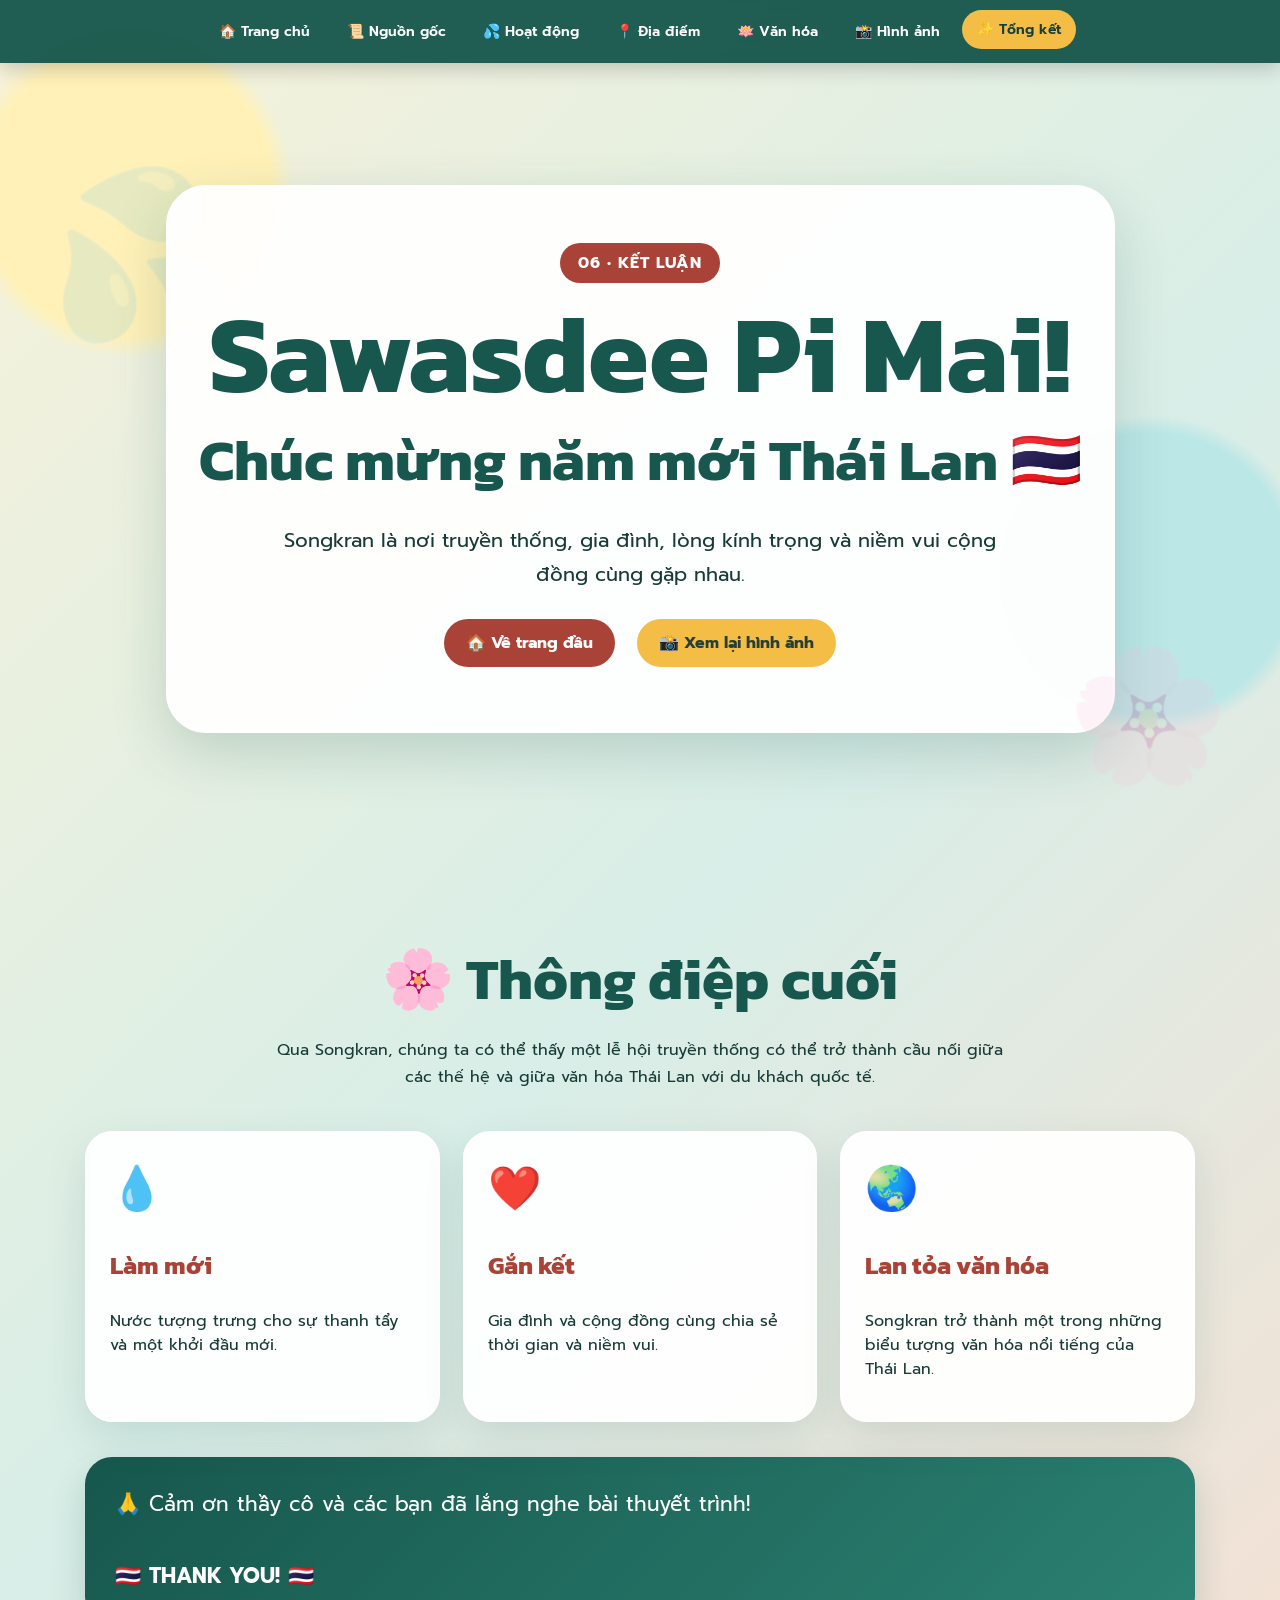
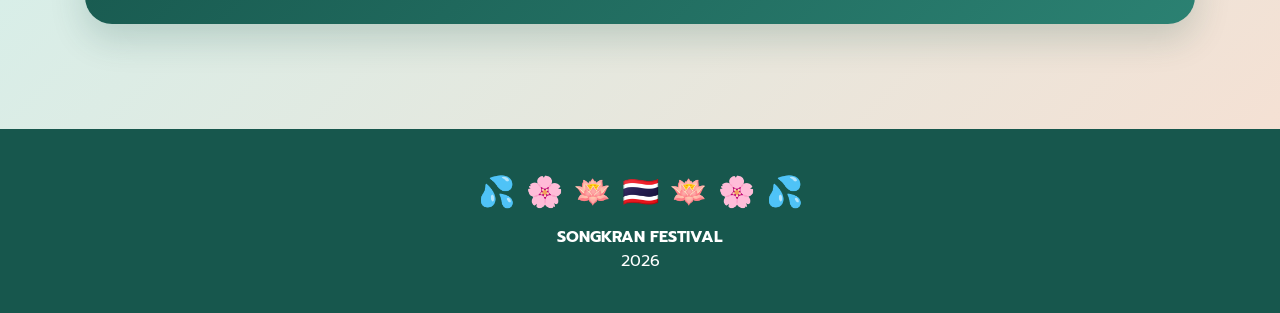
<file: conclusion.html>
<!DOCTYPE html>

<html lang="vi">

<head>

<meta charset="UTF-8">

<meta name="viewport"
content="width=device-width, initial-scale=1.0">

<title>Tổng kết Songkran</title>

<link rel="stylesheet" href="style.css">

</head>

<body>

<nav>

<a href="index.html">🏠 Trang chủ</a>
<a href="origin.html">📜 Nguồn gốc</a>
<a href="activities.html">💦 Hoạt động</a>
<a href="places.html">📍 Địa điểm</a>
<a href="culture.html">🪷 Văn hóa</a>
<a href="gallery.html">📸 Hình ảnh</a>
<a href="conclusion.html">✨ Tổng kết</a>

</nav>


<section class="hero">

<div class="hero-box">

<span class="badge">
06 • KẾT LUẬN
</span>

<h1>
Sawasdee Pi Mai!
</h1>

<h2>
Chúc mừng năm mới Thái Lan 🇹🇭
</h2>

<p class="subtitle">

Songkran là nơi truyền thống,
gia đình, lòng kính trọng
và niềm vui cộng đồng cùng gặp nhau.

</p>

<a class="btn"
href="index.html">

🏠 Về trang đầu

</a>

<a class="btn gold"
href="gallery.html">

📸 Xem lại hình ảnh

</a>

</div>

</section>


<section class="container">

<div class="section-title">

<h2>
🌸 Thông điệp cuối
</h2>

<p>

Qua Songkran, chúng ta có thể thấy
một lễ hội truyền thống có thể trở thành
cầu nối giữa các thế hệ và giữa
văn hóa Thái Lan với du khách quốc tế.

</p>

</div>


<div class="grid">


<div class="card">

<div class="card-content">

<div class="icon">💧</div>

<h3>Làm mới</h3>

<p>

Nước tượng trưng cho sự thanh tẩy
và một khởi đầu mới.

</p>

</div>

</div>


<div class="card">

<div class="card-content">

<div class="icon">❤️</div>

<h3>Gắn kết</h3>

<p>

Gia đình và cộng đồng cùng
chia sẻ thời gian và niềm vui.

</p>

</div>

</div>


<div class="card">

<div class="card-content">

<div class="icon">🌏</div>

<h3>Lan tỏa văn hóa</h3>

<p>

Songkran trở thành một trong
những biểu tượng văn hóa nổi tiếng
của Thái Lan.

</p>

</div>

</div>


</div>


<div class="quote">

🙏 Cảm ơn thầy cô và các bạn
đã lắng nghe bài thuyết trình!

<br><br>

🇹🇭 <strong>THANK YOU!</strong> 🇹🇭

</div>


</section>


<footer>

<div class="flowers">
💦 🌸 🪷 🇹🇭 🪷 🌸 💦
</div>

<strong>
SONGKRAN FESTIVAL
</strong>

<br>

<span id="year"></span>

</footer>


<script src="script.js"></script>

</body>

</html>
</file>
<file: style.css>
@import url('https://fonts.googleapis.com/css2?family=Kanit:wght@400;500;600;700;800&family=Prompt:wght@400;500;600;700&display=swap');

:root {
    --green: #17574d;
    --green2: #2b8172;
    --gold: #f4bd45;
    --orange: #ed7d35;
    --red: #a94338;
    --blue: #57baca;
    --cream: #fff8df;
    --dark: #183b36;
}

* {
    box-sizing: border-box;
}

html {
    scroll-behavior: smooth;
}

body {
    margin: 0;
    font-family: "Prompt", sans-serif;
    color: var(--dark);

    background:
        radial-gradient(circle at 10% 10%, #fff1b8 0 7%, transparent 8%),
        radial-gradient(circle at 90% 30%, #bce7e7 0 8%, transparent 9%),
        linear-gradient(135deg, #f8f2d9, #d8eee8, #f8dfd1);

    min-height: 100vh;
}

a {
    text-decoration: none;
    color: inherit;
}

/* MENU */

nav {
    position: sticky;
    top: 0;
    z-index: 100;

    display: flex;
    justify-content: center;
    flex-wrap: wrap;
    gap: 7px;

    padding: 12px;

    background: rgba(23, 87, 77, 0.96);
    backdrop-filter: blur(10px);

    box-shadow: 0 5px 20px #0003;
}

nav a {
    color: white;

    padding: 9px 15px;

    border-radius: 30px;

    font-weight: 600;
    font-size: 14px;

    transition: 0.25s;
}

nav a:hover,
nav a.active {
    background: var(--gold);
    color: #173d37;

    transform: translateY(-2px);
}

/* HERO */

.hero {
    min-height: 88vh;

    display: grid;
    place-items: center;

    padding: 50px 20px;

    position: relative;
    overflow: hidden;
}

.hero::before {
    content: "💦";

    position: absolute;

    left: 3%;
    top: 10%;

    font-size: 150px;

    opacity: 0.13;

    transform: rotate(-15deg);
}

.hero::after {
    content: "🌸";

    position: absolute;

    right: 4%;
    bottom: 5%;

    font-size: 130px;

    opacity: 0.17;
}

.hero-box {
    max-width: 1000px;

    text-align: center;

    background: #fffffff2;

    border: 3px solid white;

    border-radius: 40px;

    padding: 55px 30px;

    box-shadow: 0 20px 55px #174f4630;

    position: relative;
}

.badge {
    display: inline-block;

    background: var(--red);
    color: white;

    padding: 8px 18px;

    border-radius: 30px;

    font-weight: 700;

    letter-spacing: 1px;
}

h1,
h2,
h3 {
    font-family: "Kanit", sans-serif;
}

h1 {
    font-size: clamp(55px, 10vw, 110px);

    line-height: 0.95;

    color: var(--green);

    margin: 18px 0 5px;
}

h2 {
    font-size: clamp(35px, 6vw, 58px);

    color: var(--green);

    margin: 10px 0 15px;
}

h3 {
    color: var(--red);

    font-size: 25px;
}

.subtitle {
    max-width: 760px;

    margin: 20px auto;

    font-size: 20px;

    line-height: 1.7;
}

/* BUTTON */

.btn {
    display: inline-block;

    margin: 8px;

    padding: 12px 22px;

    border-radius: 30px;

    background: var(--red);

    color: white;

    font-weight: 700;

    transition: 0.25s;
}

.btn:hover {
    transform: translateY(-3px);
}

.btn.green {
    background: var(--green);
}

.btn.gold {
    background: var(--gold);

    color: #253f39;
}

/* CONTAINER */

.container {
    max-width: 1150px;

    margin: auto;

    padding: 70px 20px;
}

.section-title {
    text-align: center;

    margin-bottom: 40px;
}

.section-title p {
    max-width: 750px;

    margin: auto;

    line-height: 1.7;
}

/* CARDS */

.grid {
    display: grid;

    grid-template-columns:
        repeat(auto-fit, minmax(250px, 1fr));

    gap: 23px;
}

.card {
    background: #fffffff2;

    border-radius: 27px;

    overflow: hidden;

    box-shadow: 0 15px 40px #174f4620;

    border: 2px solid white;

    transition: 0.3s;
}

.card:hover {
    transform: translateY(-7px);

    box-shadow: 0 25px 55px #174f4635;
}

.card img {
    width: 100%;

    height: 210px;

    object-fit: cover;
}

.card-content {
    padding: 23px;
}

.icon {
    font-size: 43px;
}

/* FEATURE */

.feature {
    display: grid;

    grid-template-columns: 1fr 1fr;

    gap: 30px;

    align-items: center;

    background: #ffffffe8;

    padding: 25px;

    border-radius: 32px;

    box-shadow: 0 15px 40px #174f4620;

    margin-bottom: 35px;
}

.feature img {
    width: 100%;

    height: 360px;

    object-fit: cover;

    border-radius: 25px;
}

.feature.reverse img {
    order: 2;
}

/* QUOTE */

.quote {
    margin: 35px 0;

    padding: 30px;

    border-radius: 27px;

    color: white;

    background:
        linear-gradient(
            135deg,
            var(--green),
            var(--green2)
        );

    font-size: 21px;

    line-height: 1.7;

    box-shadow: 0 15px 35px #174f4630;
}

/* GALLERY */

.gallery {
    columns: 3 250px;

    column-gap: 18px;
}

.gallery img {
    width: 100%;

    margin-bottom: 18px;

    border-radius: 20px;

    display: block;

    box-shadow: 0 10px 25px #174f4625;
}

/* NEXT */

.next {
    display: flex;

    justify-content: space-between;

    gap: 15px;

    margin-top: 45px;
}

/* FOOTER */

footer {
    text-align: center;

    padding: 40px 20px;

    background: var(--green);

    color: white;
}

footer .flowers {
    font-size: 30px;

    margin-bottom: 10px;
}

/* MOBILE */

@media(max-width:700px) {

    nav {
        justify-content: flex-start;

        overflow-x: auto;

        flex-wrap: nowrap;
    }

    nav a {
        white-space: nowrap;
    }

    .hero-box {
        padding: 40px 20px;
    }

    .feature {
        grid-template-columns: 1fr;
    }

    .feature.reverse img {
        order: 0;
    }

    .feature img {
        height: 250px;
    }

    .next {
        flex-direction: column;
    }
}
</file>
